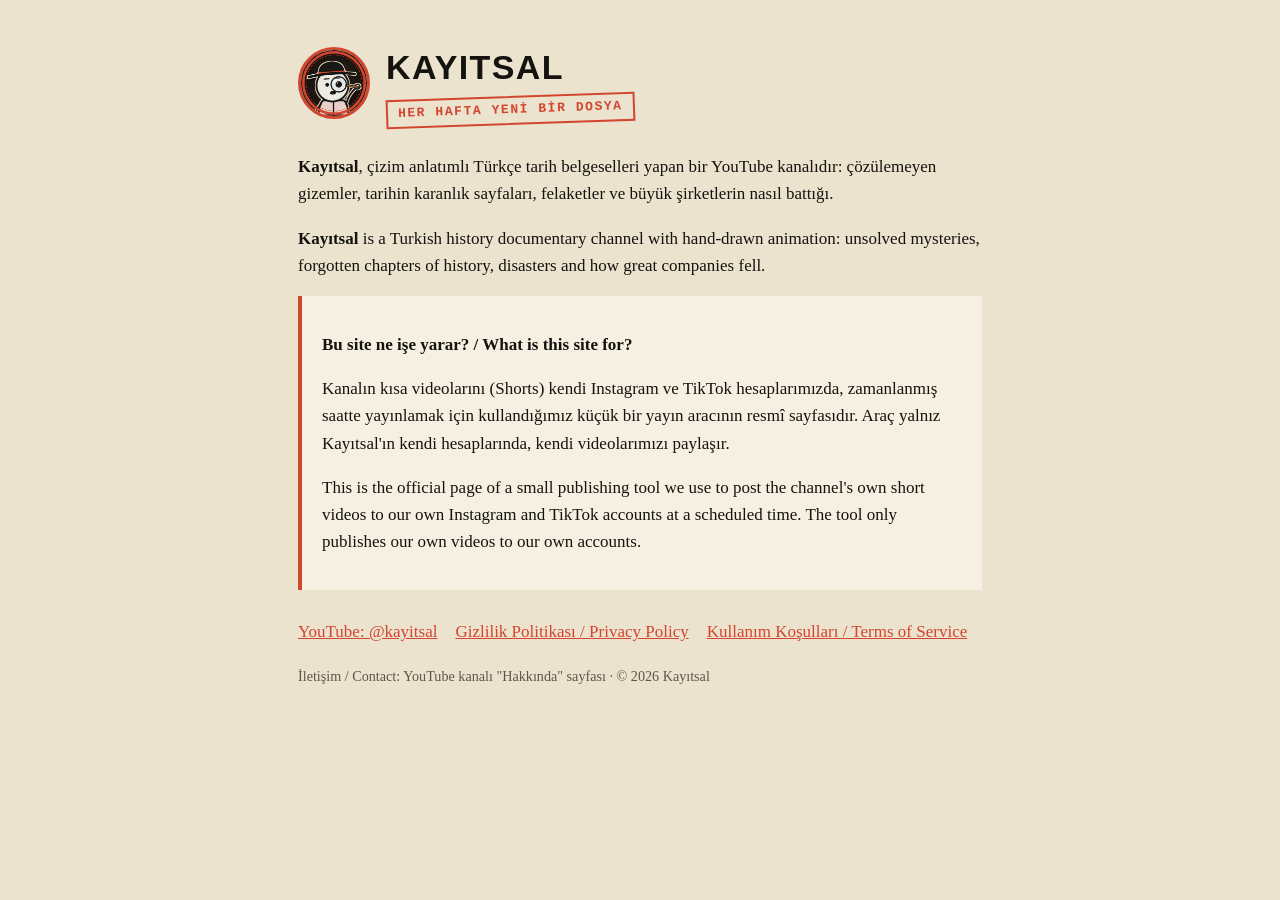
<file: index.html>
<!doctype html><html lang="tr"><head><meta charset="utf-8"><meta name="viewport" content="width=device-width,initial-scale=1">
<title>Kayıtsal</title><meta name="description" content="Kayıtsal: tarihin kayıt dışı kalanları. Çizim anlatımlı Türkçe tarih belgeselleri."><link rel="stylesheet" href="style.css"></head>
<body><main>
<header><img src="logo.png" alt="Kayıtsal logosu"><div><h1>KAYITSAL</h1><span class="stamp">HER HAFTA YENİ BİR DOSYA</span></div></header>
<p><strong>Kayıtsal</strong>, çizim anlatımlı Türkçe tarih belgeselleri yapan bir YouTube kanalıdır: çözülemeyen gizemler, tarihin karanlık sayfaları, felaketler ve büyük şirketlerin nasıl battığı.</p>
<p lang="en"><strong>Kayıtsal</strong> is a Turkish history documentary channel with hand-drawn animation: unsolved mysteries, forgotten chapters of history, disasters and how great companies fell.</p>
<div class="card"><p><strong>Bu site ne işe yarar? / What is this site for?</strong></p>
<p>Kanalın kısa videolarını (Shorts) kendi Instagram ve TikTok hesaplarımızda, zamanlanmış saatte yayınlamak için kullandığımız küçük bir yayın aracının resmî sayfasıdır. Araç yalnız Kayıtsal'ın kendi hesaplarında, kendi videolarımızı paylaşır.</p>
<p lang="en">This is the official page of a small publishing tool we use to post the channel's own short videos to our own Instagram and TikTok accounts at a scheduled time. The tool only publishes our own videos to our own accounts.</p></div>
<nav><a href="https://www.youtube.com/@kayitsal">YouTube: @kayitsal</a><a href="privacy.html">Gizlilik Politikası / Privacy Policy</a><a href="terms.html">Kullanım Koşulları / Terms of Service</a></nav>
<p><small>İletişim / Contact: YouTube kanalı "Hakkında" sayfası · © 2026 Kayıtsal</small></p>
</main></body></html>
</file>
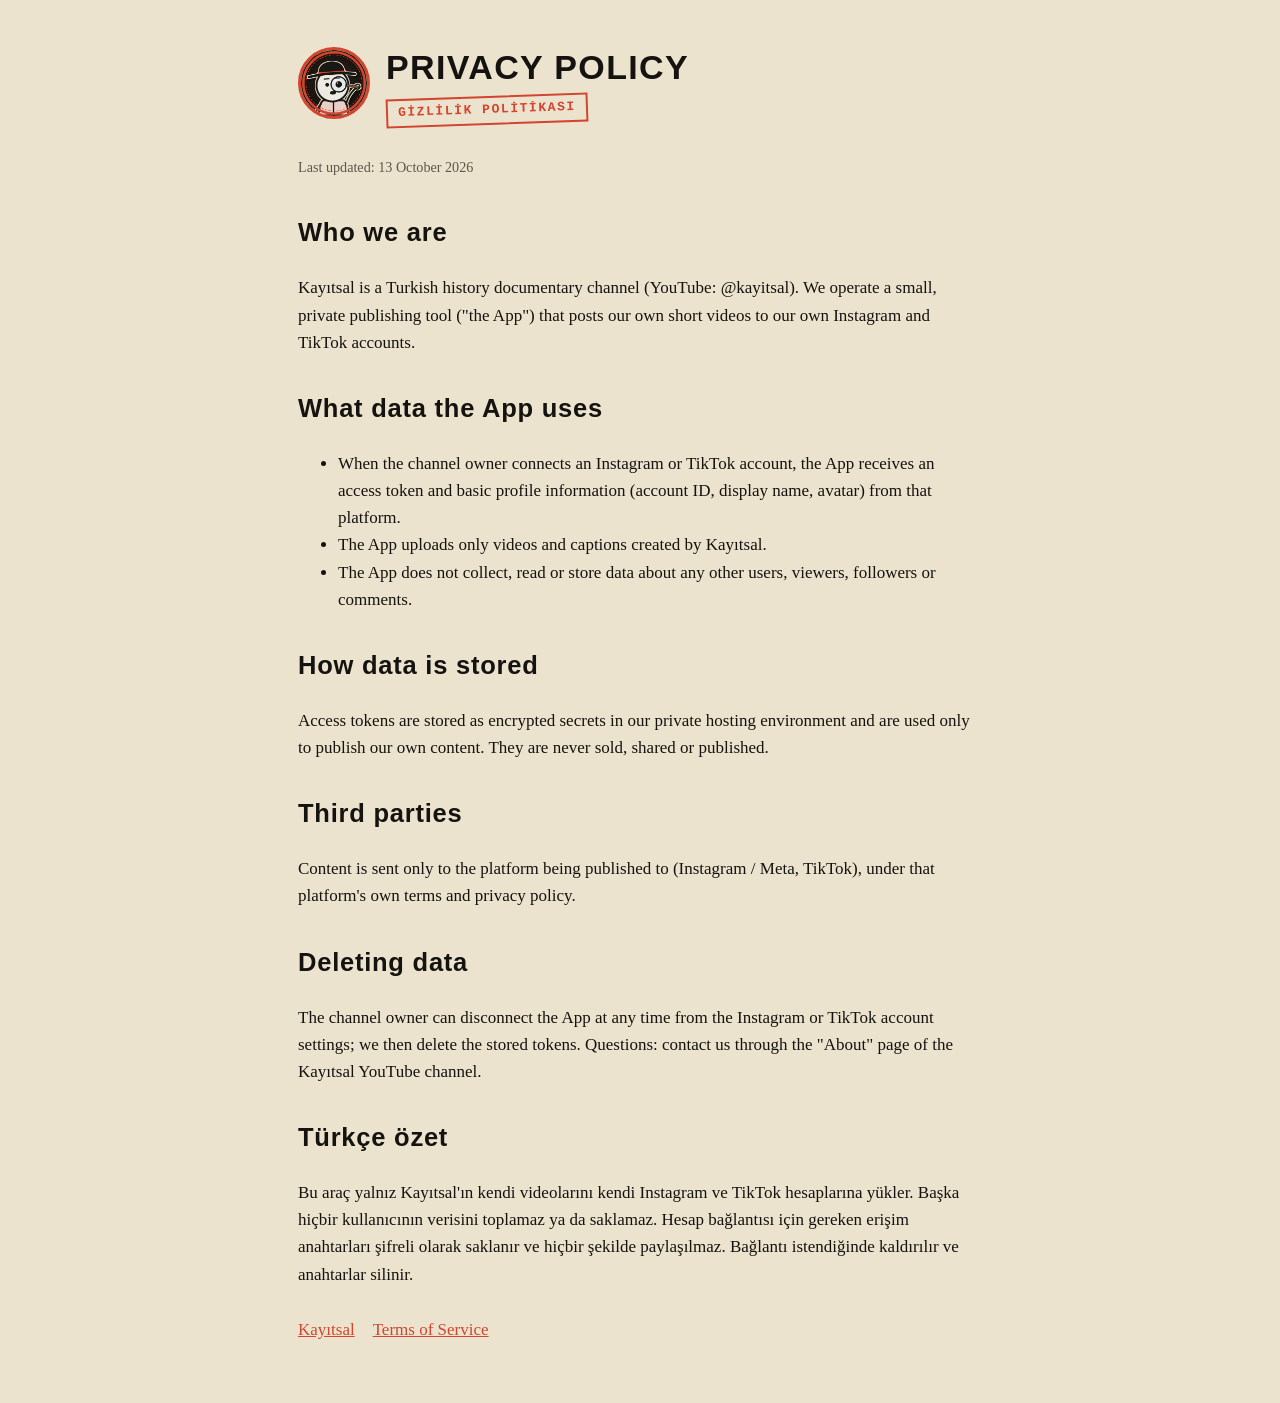
<file: privacy.html>
<!doctype html><html lang="en"><head><meta charset="utf-8"><meta name="viewport" content="width=device-width,initial-scale=1">
<title>Kayıtsal Privacy Policy</title><link rel="stylesheet" href="style.css"></head><body><main>
<header><img src="logo.png" alt="Kayıtsal logo"><div><h1>PRIVACY POLICY</h1><span class="stamp">GİZLİLİK POLİTİKASI</span></div></header>
<p><small>Last updated: 13 October 2026</small></p>
<h2>Who we are</h2><p>Kayıtsal is a Turkish history documentary channel (YouTube: @kayitsal). We operate a small, private publishing tool ("the App") that posts our own short videos to our own Instagram and TikTok accounts.</p>
<h2>What data the App uses</h2><ul>
<li>When the channel owner connects an Instagram or TikTok account, the App receives an access token and basic profile information (account ID, display name, avatar) from that platform.</li>
<li>The App uploads only videos and captions created by Kayıtsal.</li>
<li>The App does not collect, read or store data about any other users, viewers, followers or comments.</li></ul>
<h2>How data is stored</h2><p>Access tokens are stored as encrypted secrets in our private hosting environment and are used only to publish our own content. They are never sold, shared or published.</p>
<h2>Third parties</h2><p>Content is sent only to the platform being published to (Instagram / Meta, TikTok), under that platform's own terms and privacy policy.</p>
<h2>Deleting data</h2><p>The channel owner can disconnect the App at any time from the Instagram or TikTok account settings; we then delete the stored tokens. Questions: contact us through the "About" page of the Kayıtsal YouTube channel.</p>
<h2 lang="tr">Türkçe özet</h2><p lang="tr">Bu araç yalnız Kayıtsal'ın kendi videolarını kendi Instagram ve TikTok hesaplarına yükler. Başka hiçbir kullanıcının verisini toplamaz ya da saklamaz. Hesap bağlantısı için gereken erişim anahtarları şifreli olarak saklanır ve hiçbir şekilde paylaşılmaz. Bağlantı istendiğinde kaldırılır ve anahtarlar silinir.</p>
<nav><a href="index.html">Kayıtsal</a><a href="terms.html">Terms of Service</a></nav>
</main></body></html>
</file>
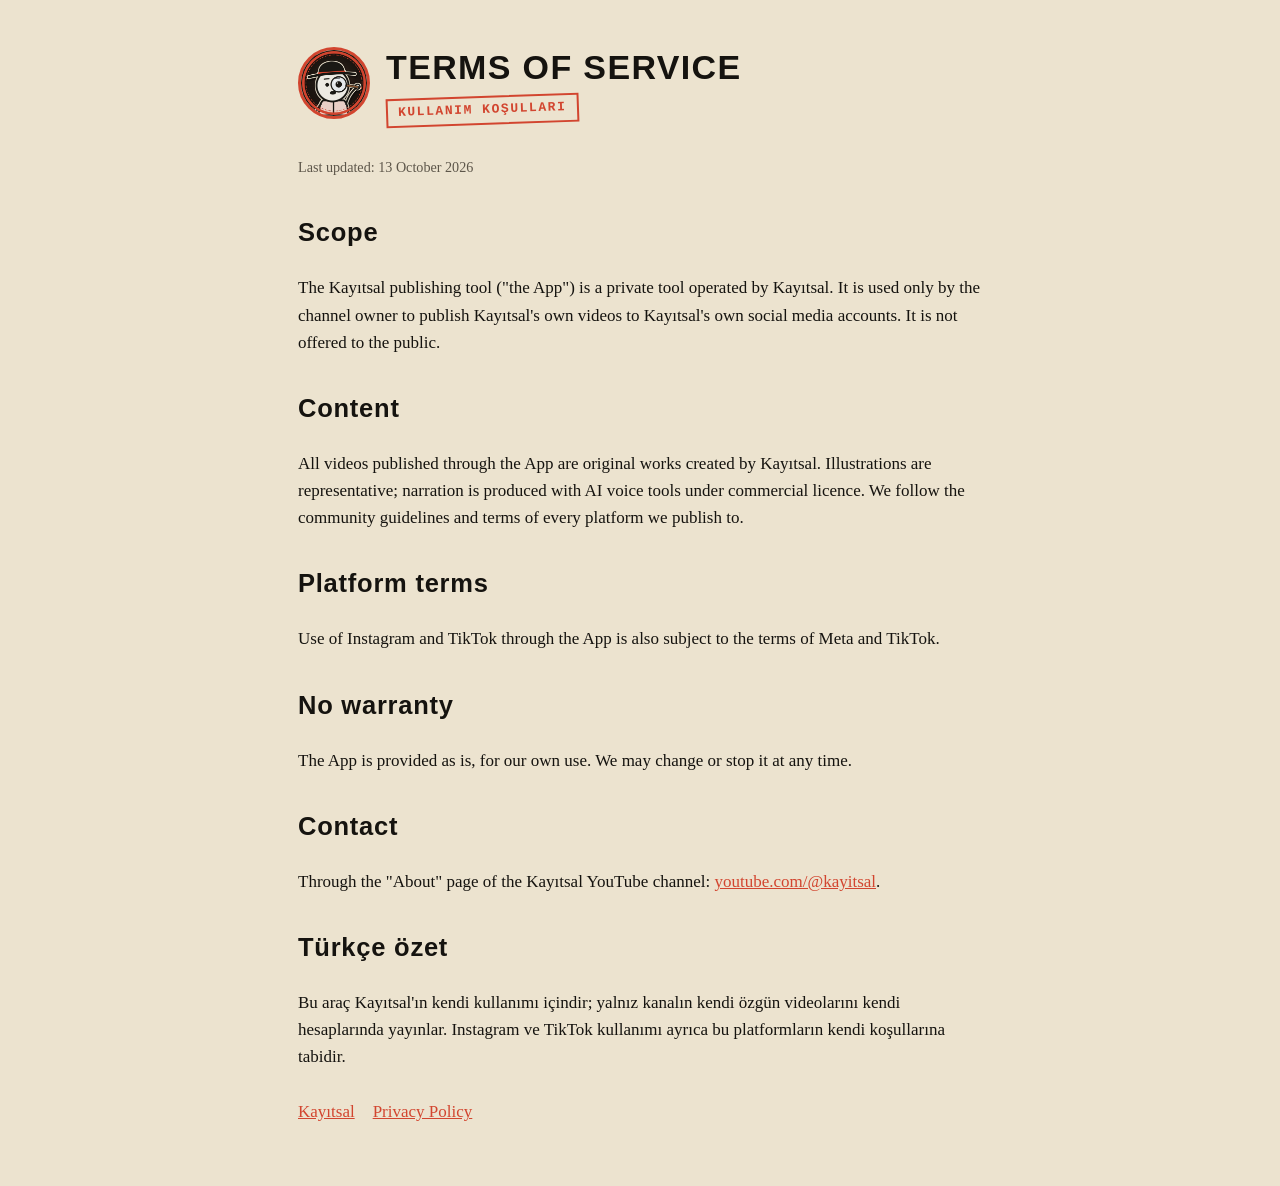
<file: terms.html>
<!doctype html><html lang="en"><head><meta charset="utf-8"><meta name="viewport" content="width=device-width,initial-scale=1">
<title>Kayıtsal Terms of Service</title><link rel="stylesheet" href="style.css"></head><body><main>
<header><img src="logo.png" alt="Kayıtsal logo"><div><h1>TERMS OF SERVICE</h1><span class="stamp">KULLANIM KOŞULLARI</span></div></header>
<p><small>Last updated: 13 October 2026</small></p>
<h2>Scope</h2><p>The Kayıtsal publishing tool ("the App") is a private tool operated by Kayıtsal. It is used only by the channel owner to publish Kayıtsal's own videos to Kayıtsal's own social media accounts. It is not offered to the public.</p>
<h2>Content</h2><p>All videos published through the App are original works created by Kayıtsal. Illustrations are representative; narration is produced with AI voice tools under commercial licence. We follow the community guidelines and terms of every platform we publish to.</p>
<h2>Platform terms</h2><p>Use of Instagram and TikTok through the App is also subject to the terms of Meta and TikTok.</p>
<h2>No warranty</h2><p>The App is provided as is, for our own use. We may change or stop it at any time.</p>
<h2>Contact</h2><p>Through the "About" page of the Kayıtsal YouTube channel: <a href="https://www.youtube.com/@kayitsal">youtube.com/@kayitsal</a>.</p>
<h2 lang="tr">Türkçe özet</h2><p lang="tr">Bu araç Kayıtsal'ın kendi kullanımı içindir; yalnız kanalın kendi özgün videolarını kendi hesaplarında yayınlar. Instagram ve TikTok kullanımı ayrıca bu platformların kendi koşullarına tabidir.</p>
<nav><a href="index.html">Kayıtsal</a><a href="privacy.html">Privacy Policy</a></nav>
</main></body></html>
</file>
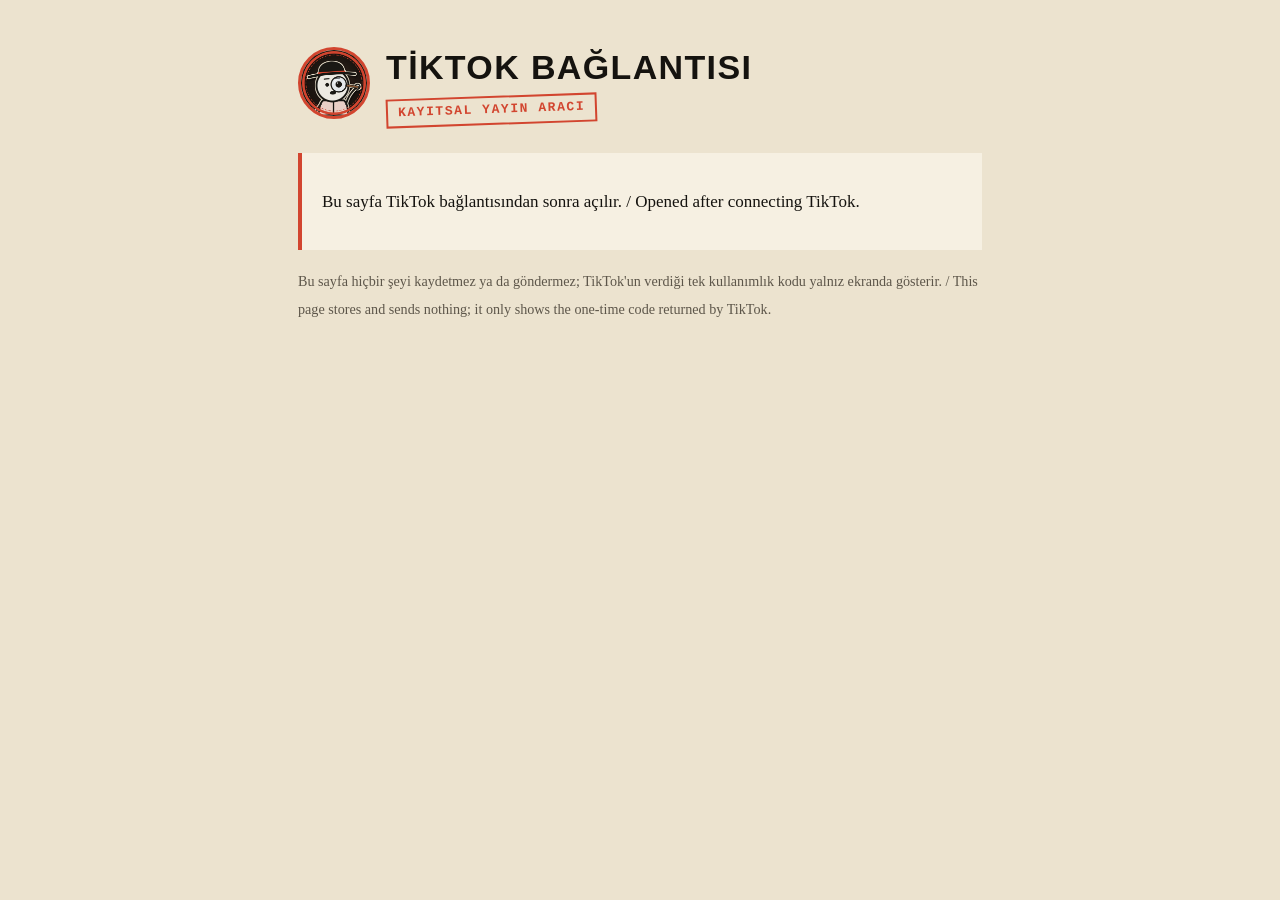
<file: tiktok/callback.html>
<!doctype html><html lang="tr"><head><meta charset="utf-8"><meta name="viewport" content="width=device-width,initial-scale=1">
<title>Kayıtsal – TikTok bağlantısı</title><link rel="stylesheet" href="../style.css"></head><body><main>
<header><img src="../logo.png" alt="Kayıtsal logosu"><div><h1>TİKTOK BAĞLANTISI</h1><span class="stamp">KAYITSAL YAYIN ARACI</span></div></header>
<div class="card" id="kutu"><p>Bağlantı sonucu bekleniyor…</p></div>
<p><small>Bu sayfa hiçbir şeyi kaydetmez ya da göndermez; TikTok'un verdiği tek kullanımlık kodu yalnız ekranda gösterir. / This page stores and sends nothing; it only shows the one-time code returned by TikTok.</small></p>
<script>
var q=new URLSearchParams(location.search),k=document.getElementById('kutu');
function el(t,s){var e=document.createElement(t);e.textContent=s;return e}
k.textContent='';
if(q.get('code')){k.appendChild(el('p','Bağlantı onaylandı. Aşağıdaki kodu kopyalayıp Claude\'a gönder (10 dakika geçerli):'));
var c=el('code',q.get('code'));k.appendChild(c);var b=el('button','Kopyala');b.style.marginTop='12px';b.style.display='block';
b.onclick=function(){navigator.clipboard&&navigator.clipboard.writeText(q.get('code')).then(function(){b.textContent='Kopyalandı'}).catch(function(){})};k.appendChild(b)}
else if(q.get('error')){k.appendChild(el('p','TikTok bağlantısı yapılmadı: '+q.get('error')+' '+(q.get('error_description')||'')))}
else{k.appendChild(el('p','Bu sayfa TikTok bağlantısından sonra açılır. / Opened after connecting TikTok.'))}
</script>
</main></body></html>
</file>
<file: style.css>
:root{--bg:#ECE3CF;--fg:#15130F;--accent:#D2452F;--muted:#5d564a;--card:#F6F0E2}
@media (prefers-color-scheme:dark){:root{--bg:#15130F;--fg:#ECE3CF;--accent:#E8664F;--muted:#b9b09f;--card:#211d17}}
*{box-sizing:border-box}body{margin:0;background:var(--bg);color:var(--fg);font:17px/1.6 Georgia,"Times New Roman",serif}
main{max-width:720px;margin:0 auto;padding:40px 18px 60px}
header{display:flex;gap:16px;align-items:center;margin-bottom:28px}
header img{width:72px;height:72px;border-radius:50%;border:3px solid var(--accent)}
h1{font-family:Oswald,Impact,"Arial Narrow",sans-serif;letter-spacing:.04em;margin:0;font-size:34px}
h2{font-family:Oswald,Impact,"Arial Narrow",sans-serif;letter-spacing:.03em;margin-top:32px}
.stamp{display:inline-block;border:2px solid var(--accent);color:var(--accent);padding:2px 10px;font:600 13px/1.6 "Courier New",monospace;letter-spacing:.12em;transform:rotate(-2deg)}
a{color:var(--accent)}nav{margin-top:28px;display:flex;flex-wrap:wrap;gap:18px}
.card{background:var(--card);padding:18px 20px;border-left:4px solid var(--accent)}
code{font-size:15px;word-break:break-all}small{color:var(--muted)}
</file>
